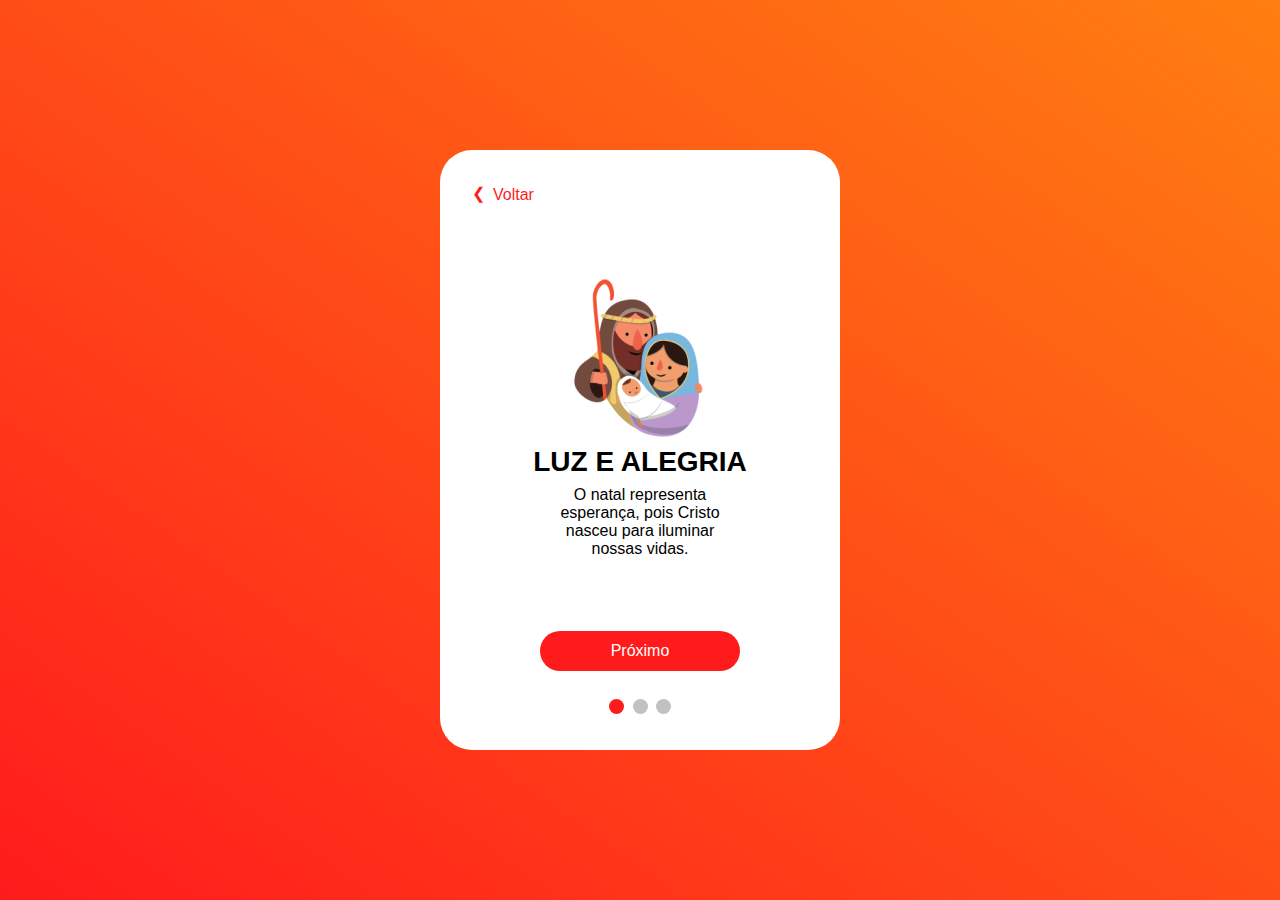
<file: index.html>
<!DOCTYPE html>
<html lang="pt-br">
<head>
    <meta charset="UTF-8">
    <meta name="viewport" content="width=device-width, initial-scale=1.0">
    <link rel="stylesheet" href="./style.css">
    <title>Carrosel</title>
</head>
<body>
    <div class="container">
        <a href="#" class="prev" onclick="addSlide(-1)">
            <span>&#10094;</span>
            <span class="prev-text">Voltar</span>
        </a>
        <div>
            <div class="slides fade">
                <img src="assets/slide1.png" alt="">
                <h2 class="title">LUZ E ALEGRIA</h2>
                <p class="content">O natal representa esperança, pois Cristo nasceu para iluminar nossas vidas.</p>
            </div>
            <div class="slides fade">
                <img src="assets/slide2.png" alt="">
                <h2 class="title">AMOR E BONDADE</h2>
                <p class="content">Que o espírito de Natal aqueça não apenas nossas casas, mas também nossas almas.</p>
            </div>
            <div class="slides fade">
                <img src="assets/slide3.png" alt="">
                <h2 class="title">FELIZ NATAL</h2>
                <p class="content">Desejo um Natal brilhante de alegria, solidariedade, união e muito amor!</p>
                <span>(felipetaua)</span>
            </div>
        </div>
        <div class="footer">
            <button class="button" onclick="addSlide(1)">Próximo</button>
            <div class="dot-box">
                <span class="dot" onclick="currentSlide(1)"></span>
                <span class="dot" onclick="currentSlide(2)"></span>
                <span class="dot" onclick="currentSlide(3)"></span>
            </div>
        </div>
    </div>
    <script src="./handle.js"></script>
</body>
</html>
</file>
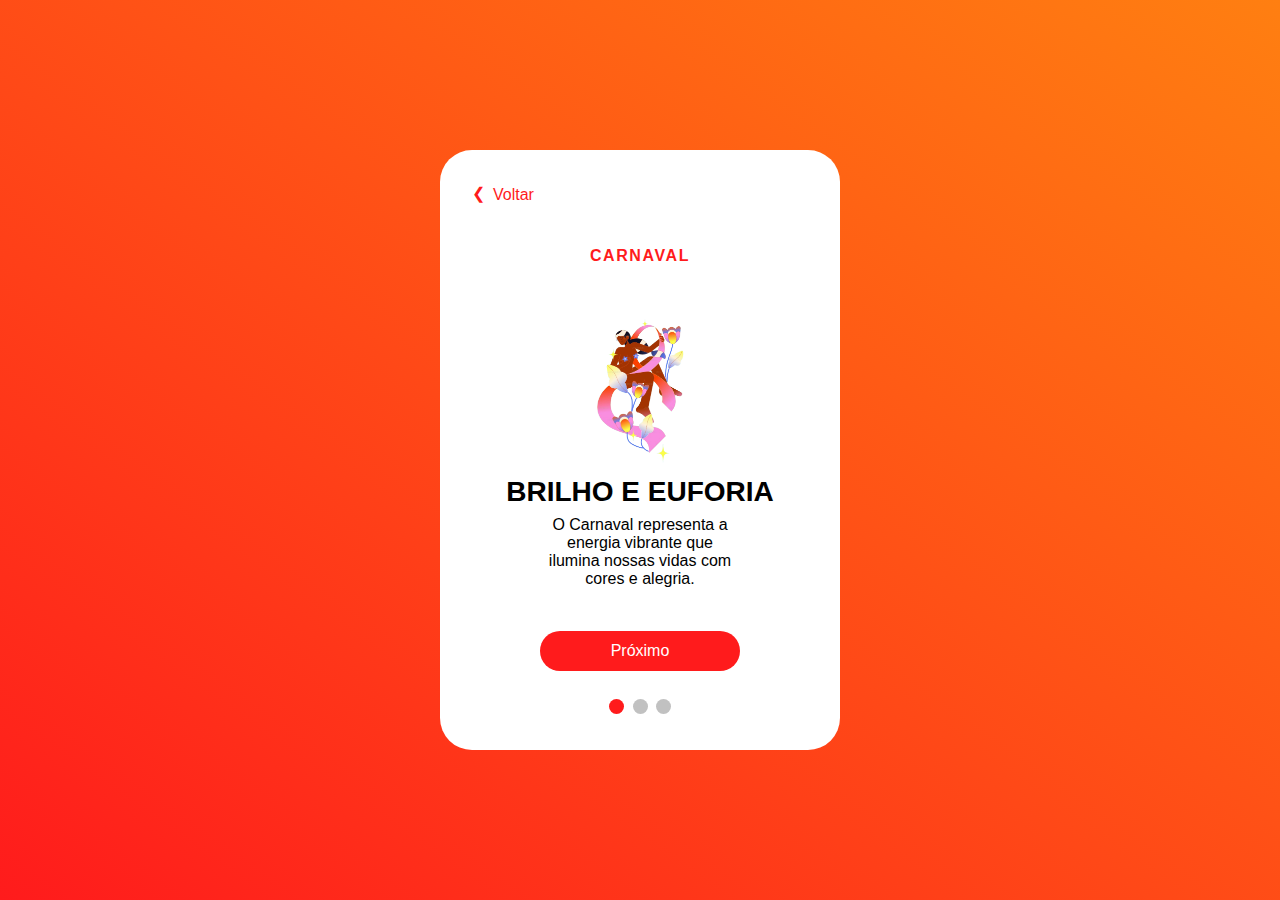
<file: carnaval.html>
<!DOCTYPE html>
<html lang="pt-br">
<head>
    <meta charset="UTF-8">
    <meta name="viewport" content="width=device-width, initial-scale=1.0">
    <link rel="stylesheet" href="./style.css">
    <title>Carrosel</title>
</head>
<body>
    <div class="container">
        <a href="#" class="prev" onclick="addSlide(-1)">
            <span>&#10094;</span>
            <span class="prev-text">Voltar</span>
        </a>
        <a class="prev-btn" href="./index.html">Carnaval</a>
        <div>
            <div class="slides fade">
                <img src="assets/carnaval1.png" alt="">
                <h2 class="title">BRILHO E EUFORIA</h2>
                <p class="content">O Carnaval representa a energia vibrante que ilumina nossas vidas com cores e alegria.</p>
            </div>
            <div class="slides fade">
                <img src="assets/carnaval2.png" alt="">
                <h2 class="title">PAIXÃO E GENEROSIDADE</h2>
                <p class="content">Que o espírito carnavalesco contagie não só as ruas, mas também os corações.</p>
            </div>
            <div class="slides fade">
                <img src="assets/carnaval3.png" alt="">
                <h2 class="title">CARNAVAL RADIANTE</h2>
                <p class="content">Desejo um Carnaval cheio de brilho, folia, união e muita festa!</p>
                <span>(felipetaua)</span>
            </div>
        </div>
        <div class="footer">
            <button class="button" onclick="addSlide(1)">Próximo</button>
            <div class="dot-box">
                <span class="dot" onclick="currentSlide(1)"></span>
                <span class="dot" onclick="currentSlide(2)"></span>
                <span class="dot" onclick="currentSlide(3)"></span>
            </div>
        </div>
    </div>
    <script src="./handle.js"></script>
</body>
</html>
</file>
<file: style.css>
* {
    box-sizing: border-box;
    margin: 0;
    padding: 0;
}

:root {
    --primary: #ff7f11;/*default: d41d1d*/
    --secondary: #ff1b1c;/*default: 3f2323*/
}

body {
    width: 100%;
    height: 100vh;
    display: flex;
    justify-content: center;
    align-items: center;
    font-family: Tahoma, sans-serif;
    background-image: linear-gradient(to bottom left, var(--primary), var(--secondary));
}

.slides {
    gap: 8px;
    flex-direction: column;
    justify-content: center;
    align-items: center;
}

.container {
    background-color: #fff;
    display: flex;
    flex-direction: column;
    justify-content: space-between;
    align-items: center;
    width: 400px;
    height: 600px;
    padding: 32px;
    border-radius: 32px;
}

.prev {
    display: flex;
    align-items: center;
    gap: 8px;
    width: 100%;
    color: var(--secondary);
    text-decoration: none;
}

.prev-btn {
    color: var(--secondary);
    letter-spacing: .1rem;
    font-weight: bold;
    text-transform: uppercase;
    text-decoration: none;
}

.prev-text {
    margin-top: 4px;
}

.title {
    font-size: 28px;
    width: 100%;
    font-weight: bold;
    text-align: center;
}

.content {
    width: 200px;
    text-align: center;
}

img {
    width: auto;
    height: 160px;
}

.footer {
    display: flex;
    flex-direction: column;
    gap: 28px;
}

.button {
    background-color: var(--secondary);
    color: #fff;
    width: 200px;
    height: 40px;
    font-size: 16px;
    border: none;
    cursor: pointer;
    border-radius: 999px;
}

.dot-box {
    text-align: center;
}

.dot {
    display: inline-block;
    width: 15px;
    height: 15px;
    margin: 0 2px;
    background-color: #c1c1c1;
    border-radius: 32px;
}

.active, .dot:hover {
    background-color: var(--secondary);
}

.fade {
    animation-name: fade;
    animation-duration: 1.5s;
}

@keyframes fade {
    from {opacity: .2;}
    to {opacity: 1;}
}
</file>
